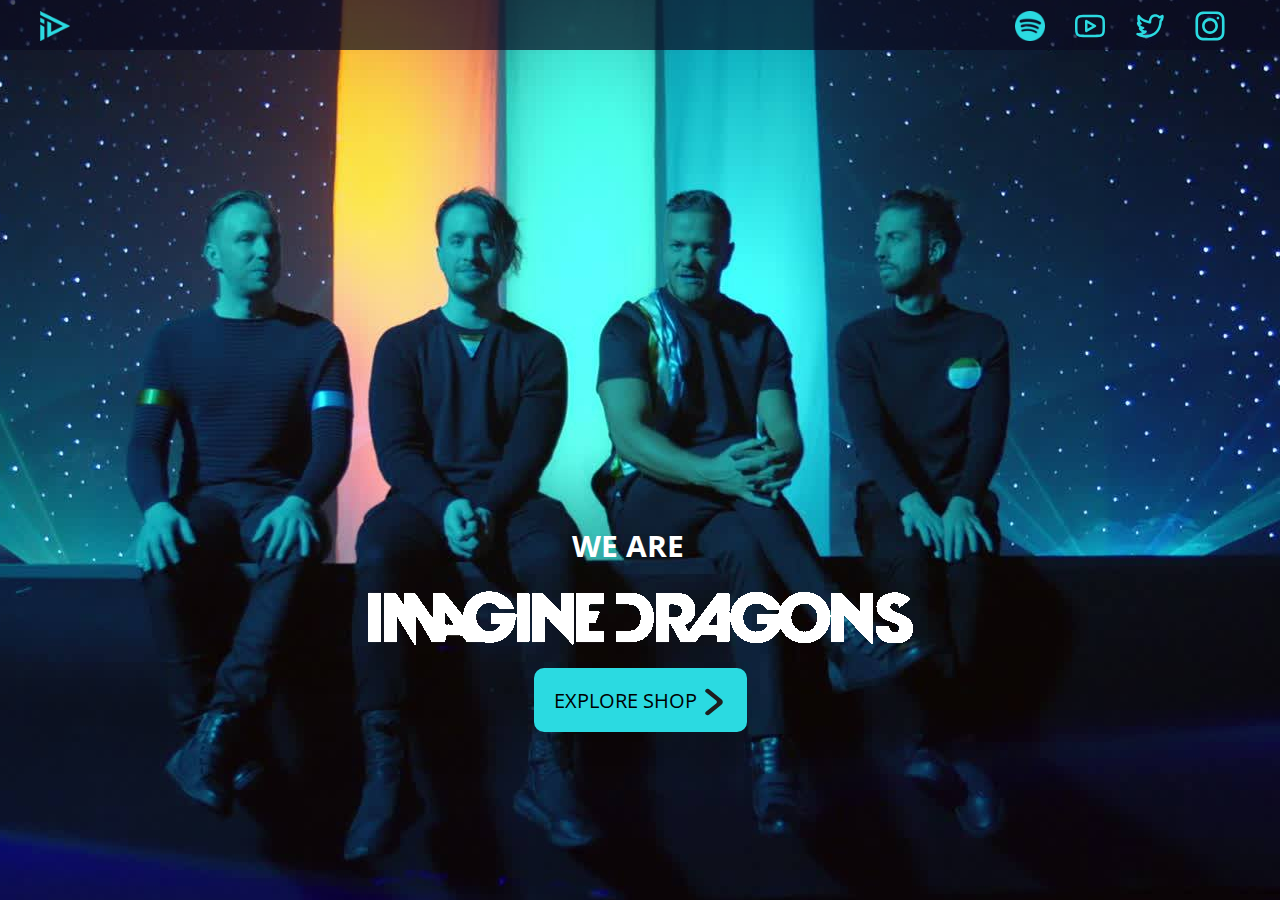
<file: task-05/index.html>
<!DOCTYPE html>
<html lang="en-US">
    <head>
        <meta charset="utf-8" />
        <meta name="viewport" content="width=device-width, initial-scale=1.0">
        <title>Imagine Dragons</title>
        <link rel="stylesheet" href="style.css">
        <link rel="icon" href="assets/favicon.ico" type="image/x-icon" />
        <style>
            body{
            min-height: 100vh;
            background-image: url("assets/backdrop.png");
            background-repeat: no repeat;
            background-size: fixed;
            background-attachment: scroll;
            background-position: center;
            margin: 0;
            padding: 0;
            }
        </style>
        <script src="nav.js"></script> 
    </head>
    <body>
        <main-header></main-header> 
        <div class="container">       
            <div class="article">
                <h1>WE ARE</h1>
                <img src="assets/id_text.png?raw=true" alt="We Are">
                <br><br>
                <a href="shop.html" class="btn">EXPLORE SHOP
                    <img src="assets/arrow-next.svg" alt="Arrow Next">
                </a>
            </div>
        </div>
    </body>
</html>
</file>
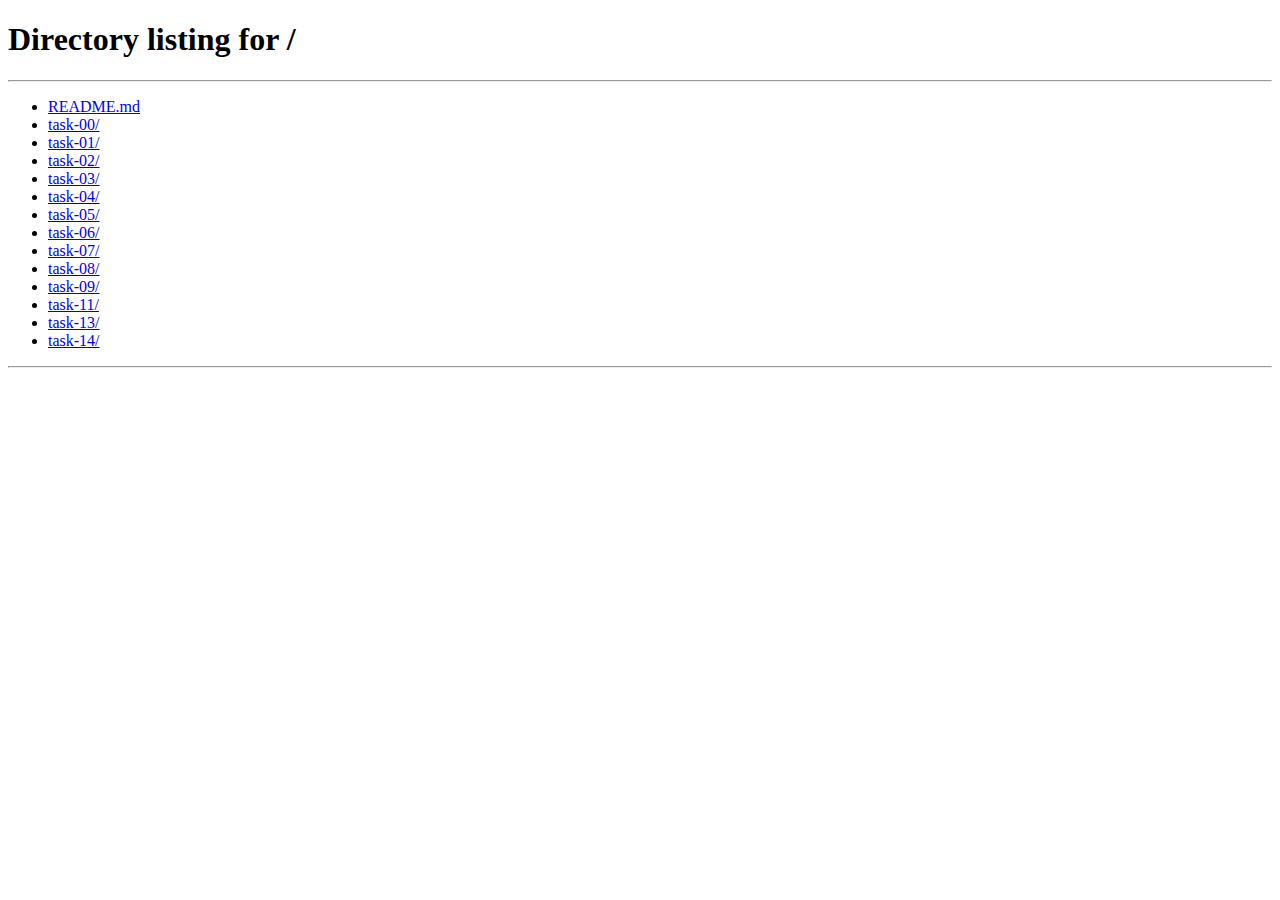
<file: task-02/myPortfolio/public/page/1/index.html>
<!DOCTYPE html>
<html lang="en-us">
  <head>
    <title>/</title>
    <link rel="canonical" href="/">
    <meta name="robots" content="noindex">
    <meta charset="utf-8">
    <meta http-equiv="refresh" content="0; url=/">
  </head>
</html>
</file>
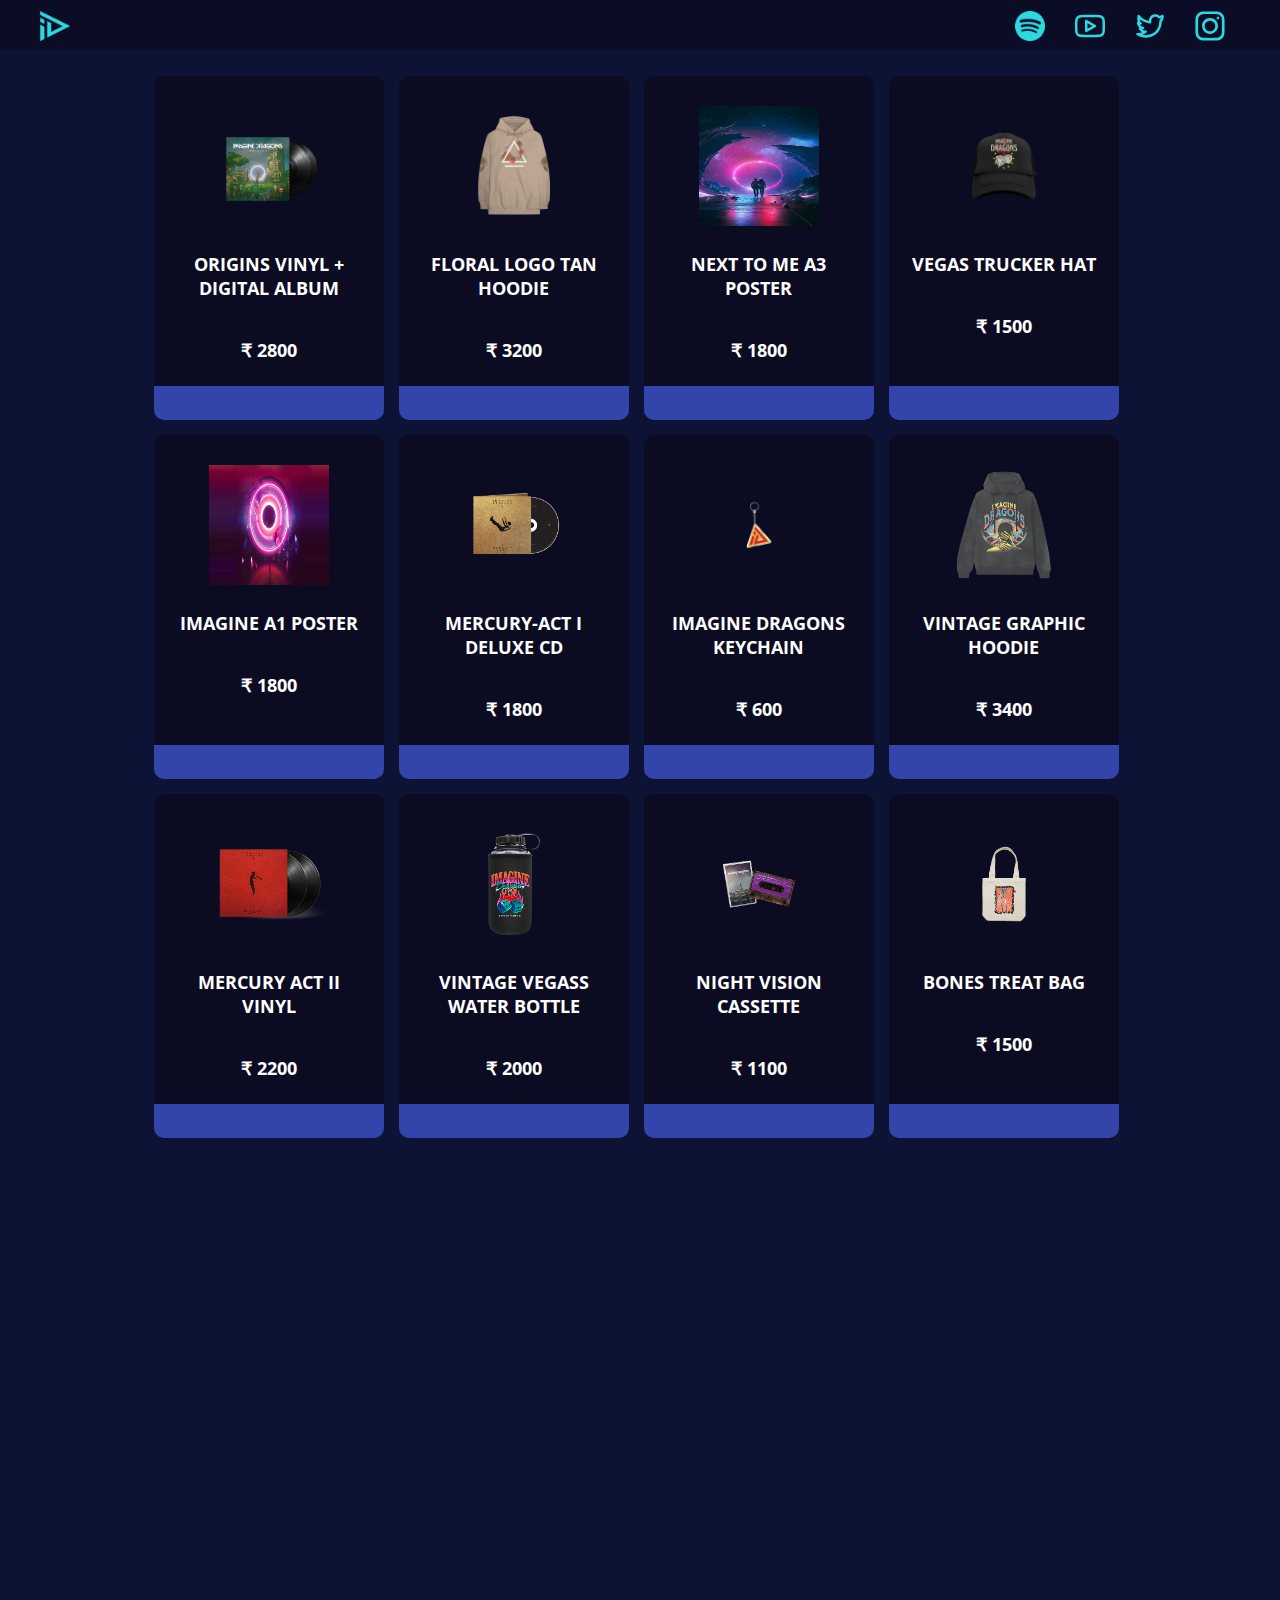
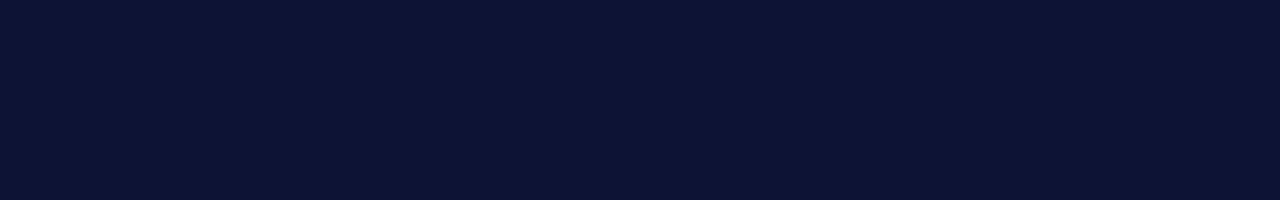
<file: task-05/shop.html>
<!DOCTYPE html>
<html lang="en-US">
    <head>
        <meta charset="utf-8" />
        <meta name="viewport" content="width=device-width, initial-scale=1.0">
        <title>Imagine Dragons : Shop</title>
        <link rel="stylesheet" href="style.css">
        <link rel="icon" href="assets/favicon.ico" type="image/x-icon" />
        <style>
            body{
                min-height: 200vh;
                background-color: #0D1335;
                background-repeat: no repeat;
                background-size: cover;
                background-attachment: fixed;
                background-position: center;
                margin: 0;
                padding: 0;
                text-align: center;
            }
        </style>
        <script src="nav.js"></script> 
    </head>
    <body>
        <main-header></main-header>
        <div class="container" style=" max-width: 100px; align-self: center; padding-left: 12%; padding-top: 2%;">
            <div class="box-container">
                <div class="box">
                    <img src="assets/item_cards/origins_vinyl.png" alt="Origins Vinyl">
                    <h1>ORIGINS VINYL + DIGITAL ALBUM</h1>
                    <p>₹ 2800</p>
                </div>
                <div class="box">
                    <img src="assets/item_cards/floral_hoodie.png" alt="Floral Hoodie">
                    <h1>FLORAL LOGO TAN HOODIE</h1>
                    <p>₹ 3200</p>
                </div>
                <div class="box">
                    <img src="assets/item_cards/next_to_me_poster.png" alt="Next To Me">
                    <h1>NEXT TO ME A3 POSTER</h1>
                    <p>₹ 1800</p>
                </div>
                <div class="box">
                    <img src="assets/item_cards/cap.png" alt="Cap">
                    <h1>VEGAS TRUCKER HAT</h1>
                    <p>₹ 1500</p>
                </div>
                <div class="box">
                    <img src="assets/item_cards/imagine_poster.png" alt="Imagine Poster">
                    <h1>IMAGINE A1 POSTER</h1>
                    <p>₹ 1800</p>
                </div>
                <div class="box">
                    <img src="assets/item_cards/mercury_I.png" alt="Mercury I">
                    <h1>MERCURY-ACT I DELUXE CD</h1>
                    <p>₹ 1800</p>
                </div>
                <div class="box">
                    <img src="assets/item_cards/keychain.png" alt="Keychain">
                    <h1>IMAGINE DRAGONS KEYCHAIN</h1>
                    <p>₹ 600</p>
                </div>
                <div class="box">
                    <img src="assets/item_cards/vintage_hoodie.png" alt="Vintage Hoodie">
                    <h1>VINTAGE GRAPHIC HOODIE</h1>
                    <p>₹ 3400</p>
                </div>
                <div class="box">
                    <img src="assets/item_cards/mercury_II.png" alt="Mercury II">
                    <h1>MERCURY ACT II VINYL</h1>
                    <p>₹ 2200</p>
                </div>
                <div class="box">
                    <img src="assets/item_cards/bottle.png" alt="Bottle">
                    <h1>VINTAGE VEGASS WATER BOTTLE</h1>
                    <p>₹ 2000</p>
                </div>
                <div class="box">
                    <img src="assets/item_cards/cassette.png" alt="Cassette">
                    <h1>NIGHT VISION CASSETTE</h1>
                    <p>₹ 1100</p>
                </div>
                <div class="box">
                    <img src="assets/item_cards/tote.png" alt="Tote">
                    <h1>BONES TREAT BAG</h1>
                    <p>₹ 1500</p>
                </div>
            </div>
        </div>
    </body>
</html>
</file>
<file: task-05/style.css>
@import url('https://fonts.googleapis.com/css2?family=Open+Sans:wght@500&display=swap');


nav{
    height:10px;
    background-color: rgba(11,11,33,0.7);   
    padding: 10px;

}
nav ul {
    list-style: none;
    margin: 0 15px;
    position: relative;
    display: block;
    border-radius: 50%;
    justify-content: space-between;
}
nav ul img{
    margin-top : -20px;
    float: right;
    display: flex;
    width: 30px;
    height: 30px;
    margin-right: 30px;
    
}
nav ul img:hover{
    box-shadow: 0 10px 15px rgba(0,0,0,.3);
    transform: scale(1.18);
}
nav h1 img{
    margin-top : -20px;
    float: left;
    width: 40px;
    height: 40px;
    
}
nav h1 img:hover{
    box-shadow: 0 10px 15px rgba(0,0,0,.3);
    transform: scale(1.18);
}

.article{
    margin: auto;   
    text-align: center;
    margin-top: 250px;
    transform: translateY(25vh);
}
.article h1{
    color: #FFFFFF;
    font-size: 30px;
    font-family: 'Open Sans', sans-serif;
    margin-right: 25px;
}
.article h1 a{
    font-size: 36px;
    font-family: 'Open Sans', sans-serif;
    color: black;
    letter-spacing: 1.5px;
    font-weight: 800;
    margin-bottom: 10px;
}
.article img{
    width: auto;
    height: auto;
    margin-top: 5px;

}


.btn {
    display: inline-block;
    padding: 5px 5px; 
    background-color: #2BDAE1; 
    color: black; 
    text-decoration: none; 
    position: relative;
    font-size: 20px;
    font-family: 'Open Sans', sans-serif; ;
    border-radius: 10px;
    padding-left: 20px;
    padding-top: 10px;
    
}
.btn img{
    width: auto;
    height: auto;
    vertical-align: middle;
    margin-left: -20px;
    margin-top: auto;
    margin-bottom: auto;
}
.btn:hover{
    box-shadow: 0 10px 15px rgba(0,0,0,.3);
    transform: scale(1.18);
}


main-header nav{
    height:30px;
    background-color: rgba(11,12,33,0.7);   
    padding: 10px;
    padding-left: 40px;
    position: relative;
}
main-header nav ul {
    list-style: none;
    margin: 0 15px;
    position: relative;
    display: block;
    border-radius: 50%;
    justify-content: space-between;
}
main-header nav h1 img{
    float: left;
    width: 30px;
    height: 30px;
    
}
main-header nav ul img{
    float: right;
    display: flex;
    width: 30px;
    height: 30px;
    margin-right: 30px;
    
}


.container .box-container{
    display: grid;
    grid-template-columns: repeat(4,minmax(230px,1fr));
    gap: 15px;
}
.container .box-container .box{
    background:linear-gradient(to bottom ,#0B0B21 0% ,#0B0B21 90%,#3345AB 90%,#3345AB 100%);
    text-align: center;
    padding: 30px 20px;
    border-radius: 10px;
    background-color: #3345AB;
}
.container .box-container .box p{
    color: white;
    font-size: 18px;
    font-family: 'Open Sans', sans-serif;
    font-weight: bold;
    padding: 10px 0;
}
.container .box-container .box h1{
    color: white;
    font-size: 18px;
    font-family: 'Open Sans', sans-serif;
    font-weight: bold;
    padding: 10px 0;
}
.container .box-container .box img{
    width: 120px;
    height: 120px;
}
.container .box-container .box:hover{
    box-shadow: 0 10px 15px rgba(0,0,0,.3);
    transform: scale(1.03);
}
</file>
